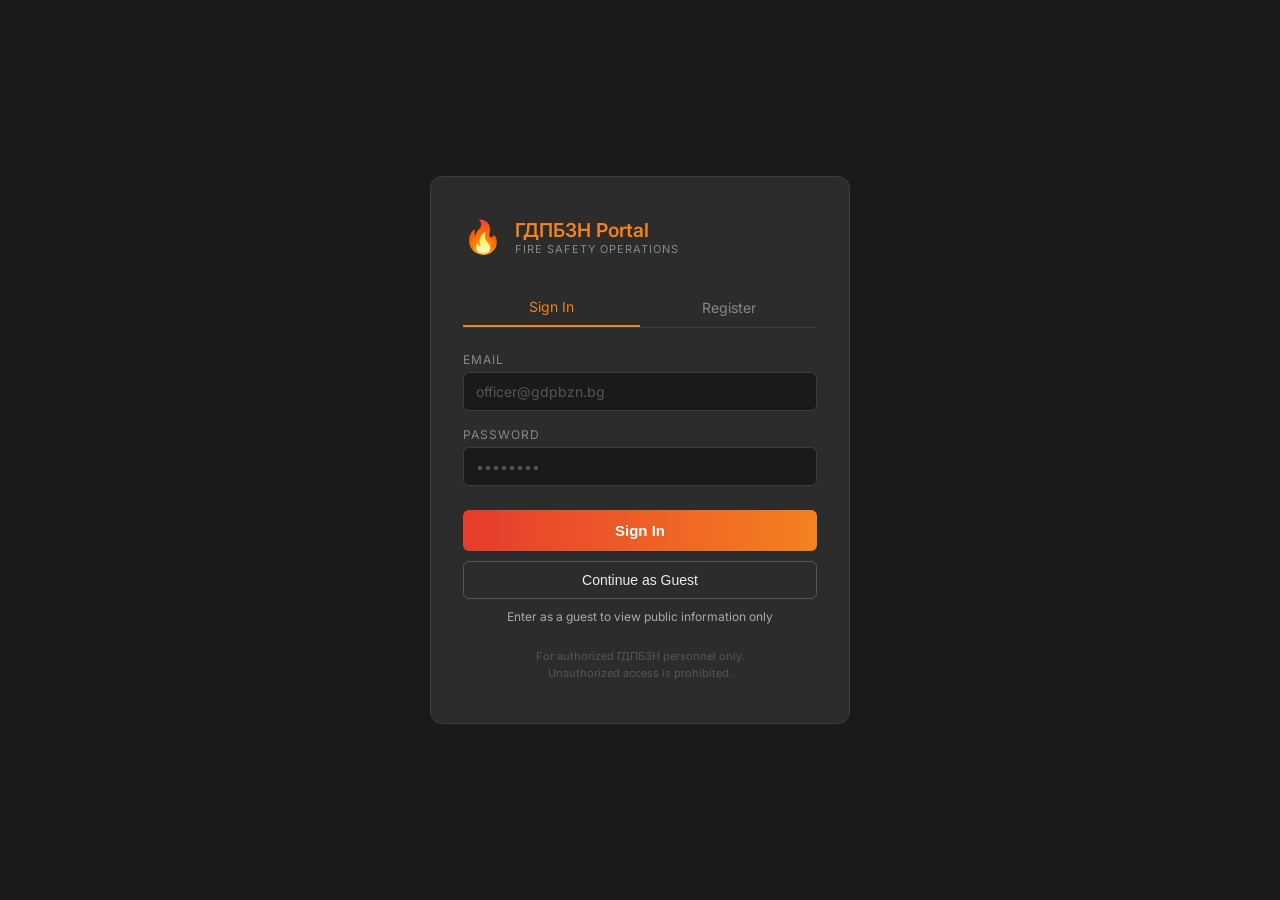
<file: templates/main_page.html>
<!DOCTYPE html>
<html lang="en">

<head>
  <meta charset="UTF-8" />
  <title>ГДПБЗН Portal</title>

  <!-- Google Font -->
  <link href="https://fonts.googleapis.com/css2?family=Inter:wght@400;600&display=swap" rel="stylesheet" />

  <style>
    /* ---- Basic reset & page setup ---- */
    * {
      box-sizing: border-box;
      margin: 0;
      padding: 0;
    }

    body {
      font-family: 'Inter', sans-serif;
      background-color: #1a1a1a;
      color: #f0ebe3;
      min-height: 100vh;
      display: flex;
      align-items: center;
      justify-content: center;
    }

    /* ---- The card in the middle of the page ---- */
    .card {
      background-color: #2c2c2c;
      border: 1px solid #3d3d3d;
      border-radius: 12px;
      padding: 2.5rem 2rem;
      width: 100%;
      max-width: 420px;
    }

    /* ---- Logo at the top ---- */
    .logo {
      display: flex;
      align-items: center;
      gap: 12px;
      margin-bottom: 2rem;
    }

    .logo-icon {
      font-size: 2rem;
    }

    .logo-title {
      font-size: 1.2rem;
      font-weight: 600;
      color: #f4821f;
    }

    .logo-subtitle {
      font-size: 11px;
      color: #888;
      letter-spacing: 1px;
      text-transform: uppercase;
    }

    /* ---- Tabs (Sign In / Register) ---- */
    .tabs {
      display: flex;
      border-bottom: 1px solid #3d3d3d;
      margin-bottom: 1.5rem;
    }

    .tab {
      flex: 1;
      padding: 10px 0;
      background: none;
      border: none;
      color: #888;
      font-family: 'Inter', sans-serif;
      font-size: 14px;
      cursor: pointer;
    }

    /* Active tab looks highlighted */
    .tab.active {
      color: #f4821f;
      border-bottom: 2px solid #f4821f;
    }

    /* ---- Form fields ---- */
    label {
      display: block;
      font-size: 12px;
      color: #888;
      letter-spacing: 1px;
      text-transform: uppercase;
      margin-bottom: 5px;
    }

    input, select {
      width: 100%;
      background-color: #1a1a1a;
      border: 1px solid #3d3d3d;
      border-radius: 6px;
      color: #f0ebe3;
      font-family: 'Inter', sans-serif;
      font-size: 14px;
      padding: 10px 12px;
      margin-bottom: 1rem;
      outline: none;
    }

    /* Highlight the field when clicked */
    input:focus, select:focus {
      border-color: #f4821f;
    }

    input::placeholder {
      color: #555;
    }

    select option {
      background: #1a1a1a;
    }

    /* ---- Main button ---- */
    .btn-main {
      width: 100%;
      padding: 12px;
      background: linear-gradient(to right, #e63b2e, #f4821f);
      border: none;
      border-radius: 6px;
      color: white;
      font-size: 15px;
      font-weight: 600;
      cursor: pointer;
      margin-top: 0.5rem;
    }

    .btn-main:hover {
      opacity: 0.9;
    }

    /* ---- Secondary guest button ---- */
    .btn-ghost {
      width: 100%;
      padding: 10px;
      background: transparent;
      border: 1px solid #555;
      border-radius: 6px;
      color: #f0ebe3;
      font-size: 14px;
      cursor: pointer;
      margin-top: 0.6rem;
    }

    .btn-ghost:hover {
      border-color: #f4821f;
      color: #f4821f;
    }

    /* ---- Alert messages ---- */
    .alert {
      padding: 10px 14px;
      border-radius: 6px;
      font-size: 13px;
      margin-bottom: 1rem;
    }

    .alert.success {
      background: rgba(76, 175, 80, 0.15);
      border: 1px solid #4caf50;
      color: #81c784;
    }

    .alert.error {
      background: rgba(230, 59, 46, 0.15);
      border: 1px solid #e63b2e;
      color: #ef9a9a;
    }

    /* ---- Hidden class (used by JavaScript) ---- */
    .hidden {
      display: none;
    }

    /* ---- Small footer note ---- */
    .footer-note {
      text-align: center;
      font-size: 11px;
      color: #555;
      margin-top: 1.5rem;
      line-height: 1.6;
    }

    /* small helper text for guest */
    .guest-note {
      font-size: 12px;
      color: #aaa;
      text-align: center;
      margin-top: 0.6rem;
    }
  </style>
</head>

<body>

  <div class="card">

    <!-- Logo -->
    <div class="logo">
      <span class="logo-icon" aria-hidden="true">🔥</span>
      <div>
        <div class="logo-title">ГДПБЗН Portal</div>
        <div class="logo-subtitle">Fire Safety Operations</div>
      </div>
    </div>

    <!-- Tabs -->
    <div class="tabs" role="tabist" aria-label="Authentication tabs">
      <button class="tab active" onclick="showTab('login')" role="tab" aria-selected="true">Sign In</button>
      <button class="tab"        onclick="showTab('signup')" role="tab" aria-selected="false">Register</button>
    </div>

    <!-- Alert box (hidden by default) -->
    <div id="alert-box" class="alert hidden" role="status" aria-live="polite"></div>

    <!-- ===== LOGIN FORM ===== -->
    <div id="login-form">
      <label for="login-email">Email</label>
      <input type="email" id="login-email" placeholder="officer@gdpbzn.bg" />

      <label for="login-password">Password</label>
      <input type="password" id="login-password" placeholder="••••••••" />

      <button class="btn-main" onclick="handleLogin()">Sign In</button>

      <!-- Guest option for normal users -->
      <button class="btn-ghost" onclick="handleGuest()" aria-label="Continue as guest">Continue as Guest</button>
      <div class="guest-note">Enter as a guest to view public information only</div>
    </div>

    <!-- ===== SIGNUP FORM (hidden by default) ===== -->
    <div id="signup-form" class="hidden">
      <label for="signup-name">Full Name</label>
      <input type="text" id="signup-name" placeholder="Иван Петров" />

      <label for="signup-email">Email</label>
      <input type="email" id="signup-email" placeholder="i.petrov@gdpbzn.bg" />

      <label for="signup-station">Station</label>
      <select id="signup-station">
        <option value="">— Select your station —</option>
        <option>РДПБЗН — Sofia</option>
        <option>РДПБЗН — Plovdiv</option>
        <option>РДПБЗН — Varna</option>
        <option>РДПБЗН — Burgas</option>
        <option>РДПБЗН — Stara Zagora</option>
        <option>Other</option>
      </select>

      <label for="signup-password">Password</label>
      <input type="password" id="signup-password" placeholder="Min 8 characters" />

      <label for="signup-confirm">Confirm Password</label>
      <input type="password" id="signup-confirm" placeholder="Repeat password" />

      <button class="btn-main" onclick="handleSignup()">Create Account</button>
    </div>

    <p class="footer-note">
      For authorized ГДПБЗН personnel only.<br />
      Unauthorized access is prohibited.
    </p>

  </div>

  <script>
    // ---- Helper (shorter way to get elements) ----
const $ = (id) => document.getElementById(id);

// ---- Switch between tabs ----
function showTab(tabName) {
  const isLogin = tabName === 'login';

  $('login-form').classList.toggle('hidden', !isLogin);
  $('signup-form').classList.toggle('hidden', isLogin);

  const tabs = document.querySelectorAll('.tab');

  tabs[0].classList.toggle('active', isLogin);
  tabs[1].classList.toggle('active', !isLogin);

  tabs[0].setAttribute('aria-selected', isLogin);
  tabs[1].setAttribute('aria-selected', !isLogin);

  hideAlert();
}

// ---- Alert system ----
function showAlert(message, type) {
  const box = $('alert-box');
  box.textContent = message;
  box.className = `alert ${type}`;
}

function hideAlert() {
  $('alert-box').className = 'alert hidden';
}

// ---- Login ----
function handleLogin() {
  const email = $('login-email').value.trim();
  const password = $('login-password').value;

  if (!email || !password) {
    return showAlert('Please fill in all fields.', 'error');
  }

  showAlert('Welcome back, Officer! Redirecting...', 'success');

  setTimeout(() => {
    hideAlert();
    console.log('Redirect to dashboard');
  }, 1200);
}

// ---- Guest ----
function handleGuest() {
  showAlert('Entering as guest. Limited access.', 'success');

  $('login-email').value = '';
  $('login-password').value = '';

  setTimeout(() => {
    hideAlert();
    console.log('Redirect to guest page');
  }, 1000);
}

// ---- Signup ----
function handleSignup() {
  const name = $('signup-name').value.trim();
  const email = $('signup-email').value.trim();
  const password = $('signup-password').value;
  const confirm = $('signup-confirm').value;

  if (!name || !email || !password) {
    return showAlert('Please fill in all required fields.', 'error');
  }

  if (password !== confirm) {
    return showAlert('Passwords do not match.', 'error');
  }

  if (password.length < 8) {
    return showAlert('Password must be at least 8 characters.', 'error');
  }

  showAlert('Account created! Awaiting approval.', 'success');
}
  </script>

</body>
</html>
</file>
